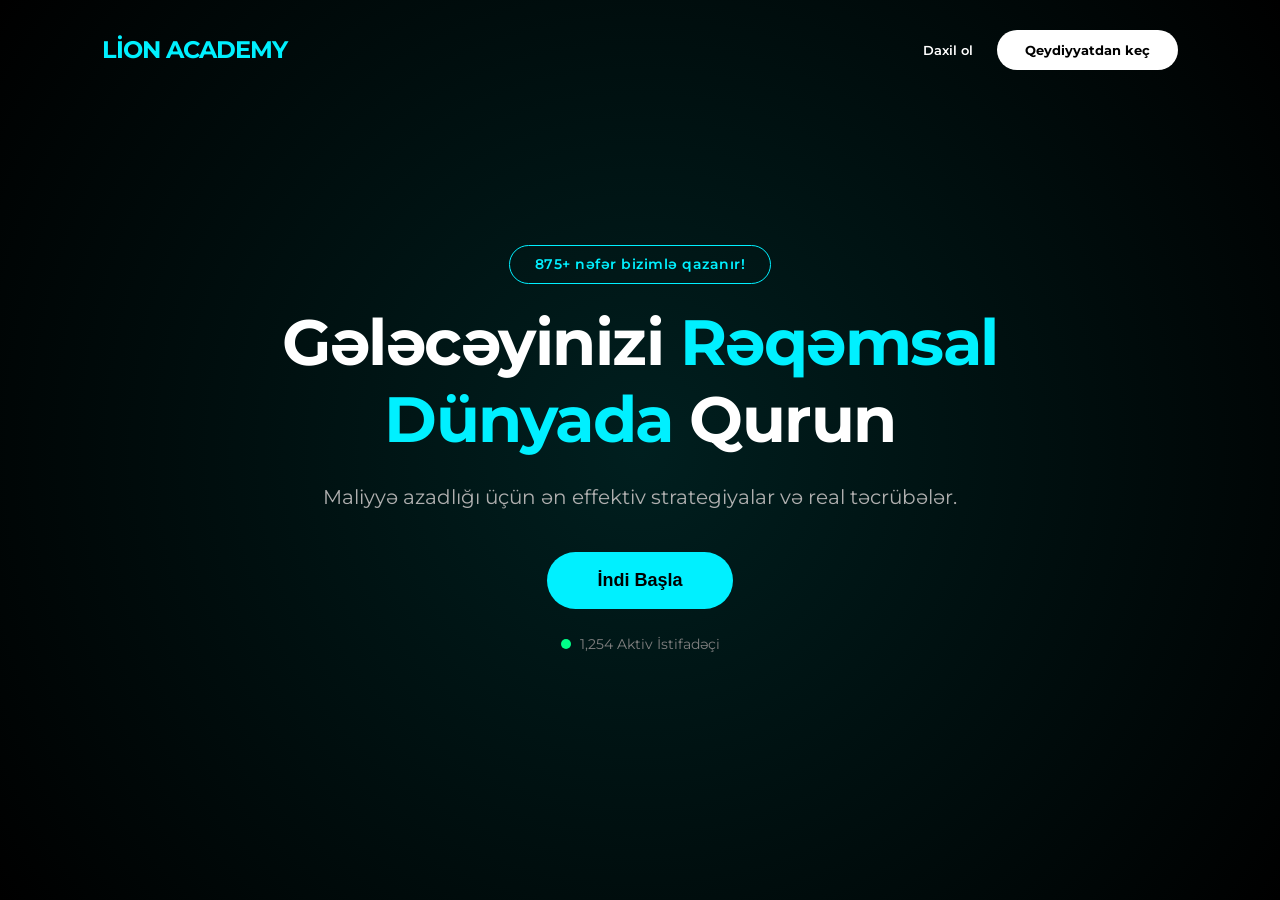
<file: index.html>
<!DOCTYPE html>
<html lang="az">
<head>
    <meta charset="UTF-8">
    <meta name="viewport" content="width=device-width, initial-scale=1.0">
    <title>Lion Academy | Montserrat Edition</title>
    <link href="https://fonts.googleapis.com/css2?family=Montserrat:wght@400;600;700&display=swap" rel="stylesheet">
    <link rel="stylesheet" href="https://cdnjs.cloudflare.com/ajax/libs/font-awesome/6.4.0/css/all.min.css">
    <link rel="stylesheet" href="landing.css">
</head>
<body>

    <nav class="navbar">
        <div class="logo">LİON ACADEMY</div>
        <div class="nav-auth">
            <button class="login-link" onclick="openAuthModal('login')">Daxil ol</button>
            <button class="register-btn" onclick="openAuthModal('register')">Qeydiyyatdan keç</button>
        </div>
    </nav>

    <main class="hero">
        <div class="hero-content">
            <div class="stat-badge">
                875+ nəfər bizimlə qazanır!
            </div>
            
            <h1>
                Gələcəyinizi <span class="accent-text">Rəqəmsal Dünyada</span> Qurun
            </h1>
            
            <p>Maliyyə azadlığı üçün ən effektiv strategiyalar və real təcrübələr.</p>
            
            <div class="cta-group">
                <button class="main-cta-btn" onclick="openAuthModal('register')">İndi Başla</button>
                <div class="active-status">
                    <span class="active-dot"></span> 1,254 Aktiv İstifadəçi
                </div>
            </div>
        </div>
    </main>

    <div id="authModal" class="modal-overlay">
        <div class="modal-box">
            <span class="close-btn" onclick="closeAuthModal()">&times;</span>
            <h2 id="modalTitle">Qeydiyyat</h2>
            <form id="authForm" onsubmit="handleAuthentication(event)">
                <div id="nameInputGroup">
                    <input type="text" id="authName" placeholder="Ad və Soyad">
                </div>
                <input type="email" id="authEmail" placeholder="E-poçt ünvanı" required>
                <input type="password" id="authPass" placeholder="Şifrə" required>
                <button type="submit" class="submit-auth-btn">Təsdiqlə</button>
            </form>
            <p class="modal-toggle-p">
                <span id="toggleMessage">Hesabınız var?</span> 
                <button onclick="toggleAuthMode()" id="toggleBtn">Daxil ol</button>
            </p>
        </div>
    </div>

    <script src="landing.js"></script>
</body>
</html>
</file>
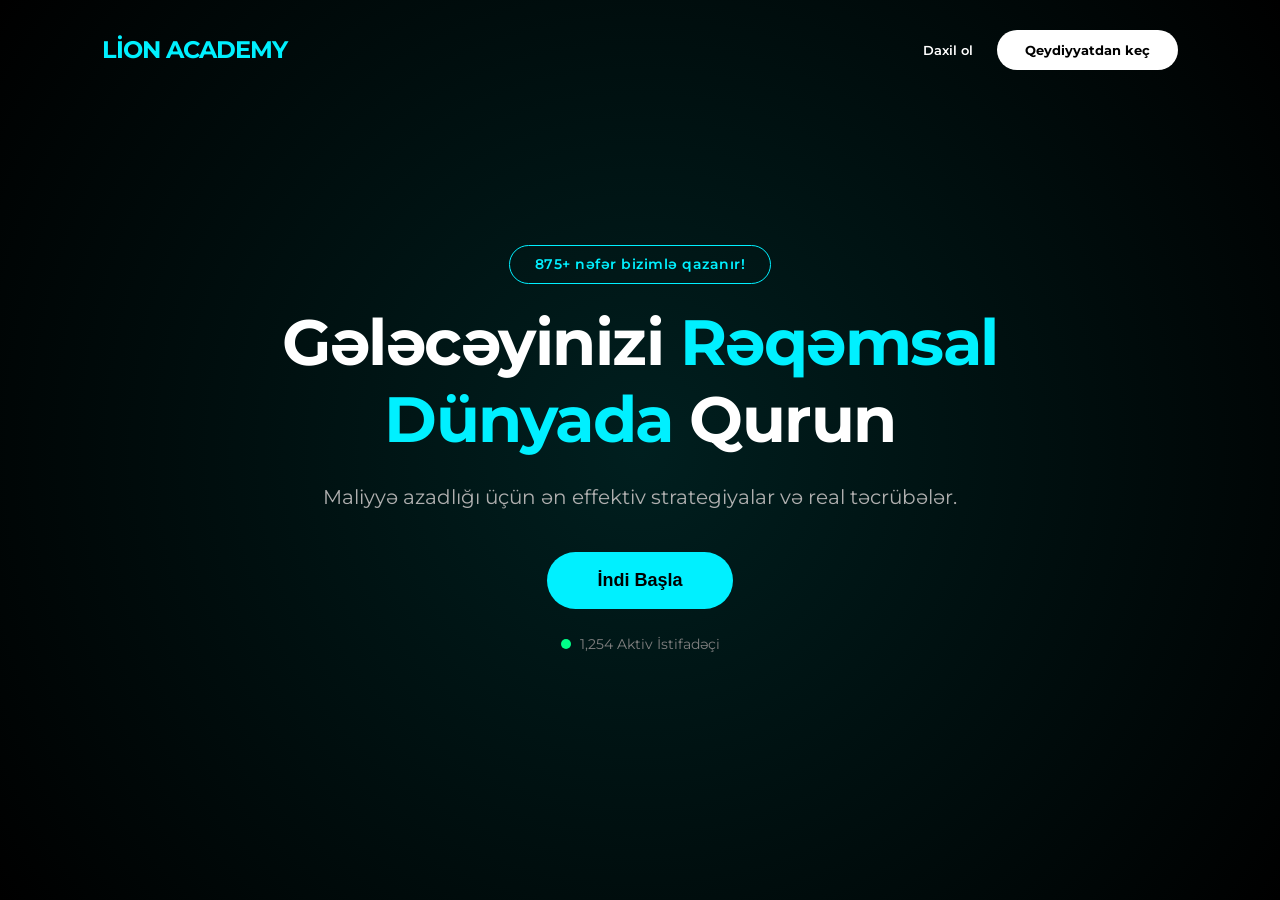
<file: landingpage.html>
<!DOCTYPE html>
<html lang="az">
<head>
    <meta charset="UTF-8">
    <meta name="viewport" content="width=device-width, initial-scale=1.0">
    <title>Lion Academy | Montserrat Edition</title>
    <link href="https://fonts.googleapis.com/css2?family=Montserrat:wght@400;600;700&display=swap" rel="stylesheet">
    <link rel="stylesheet" href="https://cdnjs.cloudflare.com/ajax/libs/font-awesome/6.4.0/css/all.min.css">
    <link rel="stylesheet" href="landing.css">
</head>
<body>

    <nav class="navbar">
        <div class="logo">LİON ACADEMY</div>
        <div class="nav-auth">
            <button class="login-link" onclick="openAuthModal('login')">Daxil ol</button>
            <button class="register-btn" onclick="openAuthModal('register')">Qeydiyyatdan keç</button>
        </div>
    </nav>

    <main class="hero">
        <div class="hero-content">
            <div class="stat-badge">
                875+ nəfər bizimlə qazanır!
            </div>
            
            <h1>
                Gələcəyinizi <span class="accent-text">Rəqəmsal Dünyada</span> Qurun
            </h1>
            
            <p>Maliyyə azadlığı üçün ən effektiv strategiyalar və real təcrübələr.</p>
            
            <div class="cta-group">
                <button class="main-cta-btn" onclick="openAuthModal('register')">İndi Başla</button>
                <div class="active-status">
                    <span class="active-dot"></span> 1,254 Aktiv İstifadəçi
                </div>
            </div>
        </div>
    </main>

    <div id="authModal" class="modal-overlay">
        <div class="modal-box">
            <span class="close-btn" onclick="closeAuthModal()">&times;</span>
            <h2 id="modalTitle">Qeydiyyat</h2>
            <form id="authForm" onsubmit="handleAuthentication(event)">
                <div id="nameInputGroup">
                    <input type="text" id="authName" placeholder="Ad və Soyad">
                </div>
                <input type="email" id="authEmail" placeholder="E-poçt ünvanı" required>
                <input type="password" id="authPass" placeholder="Şifrə" required>
                <button type="submit" class="submit-auth-btn">Təsdiqlə</button>
            </form>
            <p class="modal-toggle-p">
                <span id="toggleMessage">Hesabınız var?</span> 
                <button onclick="toggleAuthMode()" id="toggleBtn">Daxil ol</button>
            </p>
        </div>
    </div>

    <script src="landing.js"></script>
</body>
</html>
</file>
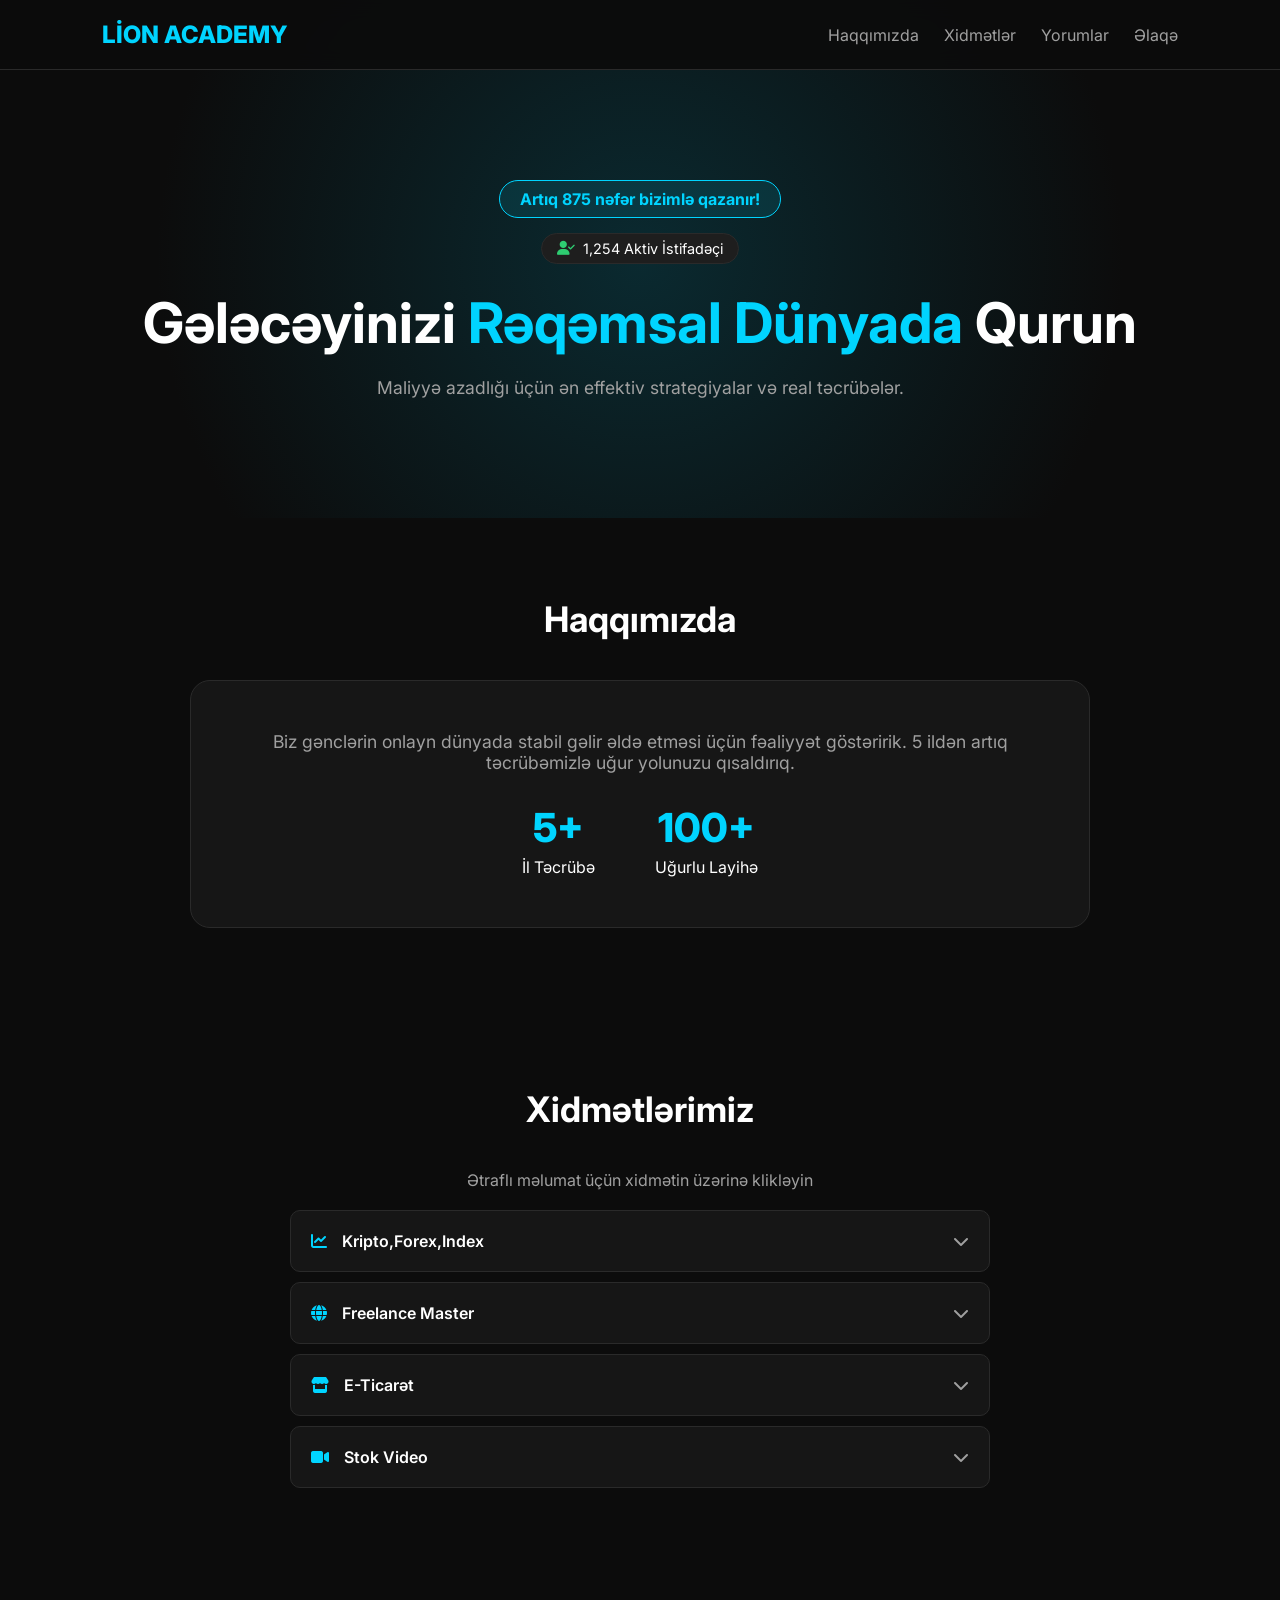
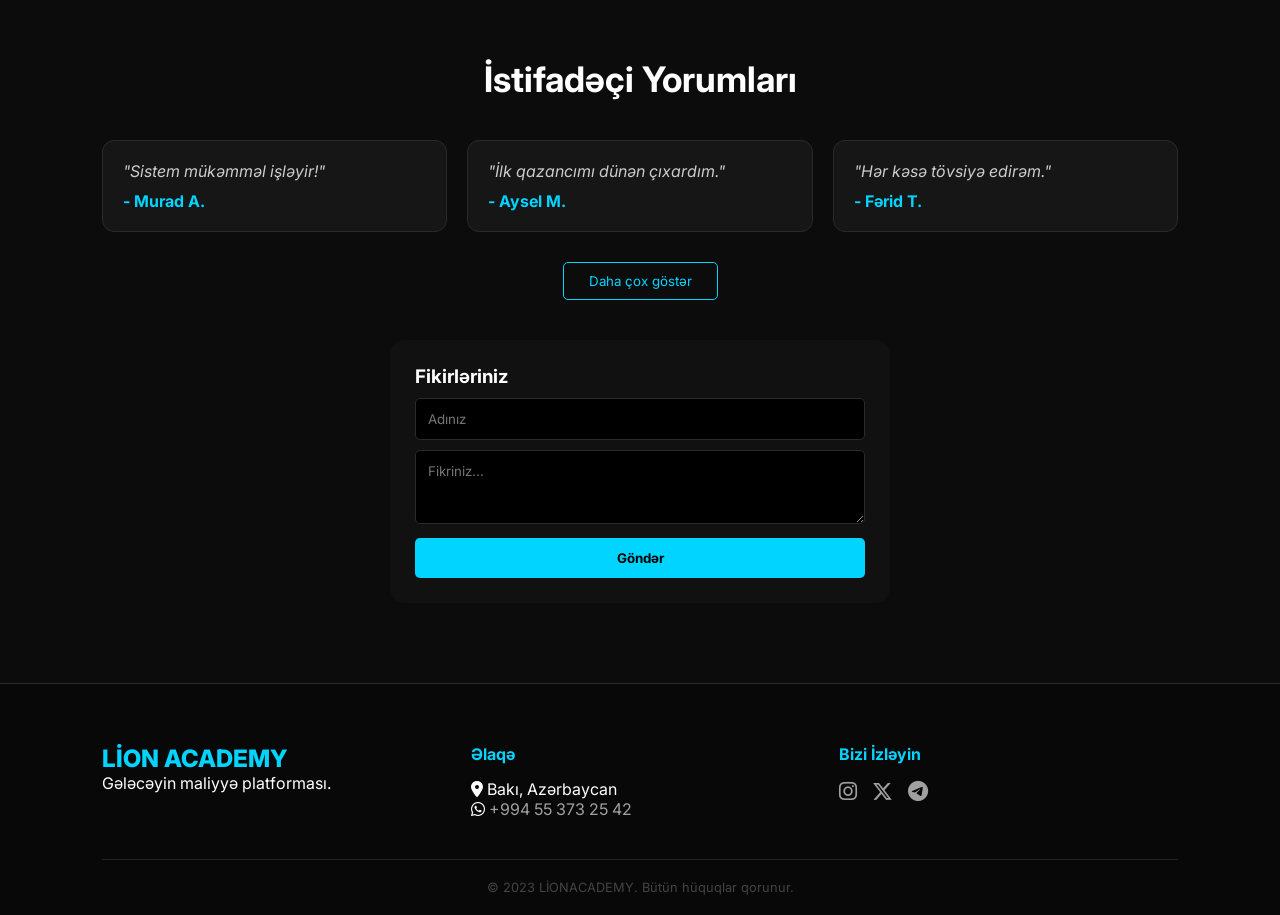
<file: main.html>
<!doctype html>
<html lang="az">
  <head>
    <meta charset="UTF-8" />
    <meta name="viewport" content="width=device-width, initial-scale=1.0" />
    <title>LİONACADEMY.COM</title>
    <link
      href="https://fonts.googleapis.com/css2?family=Inter:wght@400;600;700;800&display=swap"
      rel="stylesheet"
    />
    <link
      rel="stylesheet"
      href="https://cdnjs.cloudflare.com/ajax/libs/font-awesome/6.4.0/css/all.min.css"
    />
    <link rel="stylesheet" href="style.css" />
     <meta
      name="description"
      content="Lion Academy ilə gələcəyinizi rəqəmsal dünyada qurun. Kripto, Forex, Freelance və E-ticarət sahələrində peşəkar təlimlər və real qazanc strategiyaları."
    />
    <meta
      name="keywords"
      content="#Lion Academy, #onlayn #qazanc, #kripto təlimi, #forex #dərsləri, #freelance master, #e-ticarət kursu, #dropshipping azərbaycan, #maliyyə azadlığı, #bitcoin öyrən, #upwork kursu, #fiverr azərbaycan,# rəqəmsal marketinq"
    />
  </head>
  <body>
    <nav class="navbar">
    <div class="logo">LİON ACADEMY</div>
    <div class="menu-toggle" id="mobile-menu">
        <i class="fas fa-bars"></i>
    </div>
    <ul class="nav-links">
        <li><a href="#about">Haqqımızda</a></li>
        <li><a href="#services">Xidmətlər</a></li>
        <li><a href="#testimonials">Yorumlar</a></li>
        <li><a href="#contact">Əlaqə</a></li>
    </ul>
</nav>

    <header class="hero">
      <div class="user-badge-main">
        Artıq <span id="counter">875</span> nəfər bizimlə qazanır!
      </div>
      <div class="active-users-pill">
        <i class="fas fa-user-check"></i>
        <span>1,254 Aktiv İstifadəçi</span>
      </div>
      <h1>Gələcəyinizi <span>Rəqəmsal Dünyada</span> Qurun</h1>
      <p>Maliyyə azadlığı üçün ən effektiv strategiyalar və real təcrübələr.</p>
    </header>

    <section id="about" class="section">
      <h2 class="section-title">Haqqımızda</h2>
      <div class="about-box">
        <p>
          Biz gənclərin onlayn dünyada stabil gəlir əldə etməsi üçün fəaliyyət
          göstəririk. 5 ildən artıq təcrübəmizlə uğur yolunuzu qısaldırıq.
        </p>
        <div class="about-stats">
          <div class="stat">
            <h3>5+</h3>
            <p>İl Təcrübə</p>
          </div>
          <div class="stat">
            <h3>100+</h3>
            <p>Uğurlu Layihə</p>
          </div>
        </div>
      </div>
    </section>

    <section id="services" class="section">
      <h2 class="section-title">Xidmətlərimiz</h2>
      <p
        class="hint"
        style="text-align: center; color: var(--dim); margin-bottom: 20px"
      >
        Ətraflı məlumat üçün xidmətin üzərinə klikləyin
      </p>
      <div class="accordion-container">
        <div class="acc-item">
          <div class="acc-header">
            <i class="fas fa-chart-line"></i>
            <span>Kripto,Forex,Index</span>
            <i class="fas fa-chevron-down arrow"></i>
          </div>
          <div class="acc-content">
            <p>
              "Qlobal maliyyə bazarlarında uğur qazanmaq təsadüf deyil, düzgün
              analizin nəticəsidir. Biz sizə Kriptovalyuta (Bitcoin və
              Altcoinlər), Forex (Valyuta cütlükləri) və Fond İndekslərində (S&P
              500, Nasdaq) ticarət etməyin fundamentallarını öyrədirik.
              Dərslərimizə texniki analiz, trendlərin izlənilməsi,
              indikatorlarla iş və ən əsası - Psixoloji İdarəetmə daxildir.
              Riskli zonalardan qaçaraq, stabil qazanc hədəfləyən strategiyaları
              bizimlə kəşf edin."
            </p>
          </div>
        </div>
        <div class="acc-item">
          <div class="acc-header">
            <i class="fas fa-globe"></i>
            <span>Freelance Master</span>
            <i class="fas fa-chevron-down arrow"></i>
          </div>
          <div class="acc-content">
            <p>
              "Məkan və vaxt məhdudiyyəti olmadan çalışmaq istəyənlər üçün
              nəzərdə tutulub. Upwork, Fiverr və Freelancer kimi dünyanın ən
              böyük platformalarında rəqabətədavamlı profilin qurulması, xarici
              müştərilərlə peşəkar kommunikasiya və işin düzgün
              qiymətləndirilməsi yollarını öyrədirik. Dizayn, proqramlaşdırma,
              data-entry və ya yazı bacarıqlarınızı qlobal bazarda yüksək
              qiymətə satmağınız üçün sizə mentorluq edirik."
            </p>
          </div>
        </div>
        <div class="acc-item">
          <div class="acc-header">
            <i class="fas fa-store"></i>
            <span>E-Ticarət</span>
            <i class="fas fa-chevron-down arrow"></i>
          </div>
          <div class="acc-content">
            <p>
              "Onlayn satış dünyasına peşəkar giriş edin. Dropshipping
              modellərindən tutmuş, şəxsi brendin yaradılmasına (Private Label)
              qədər bütün mərhələləri əhatə edirik. Shopify mağazasının
              qurulması, qalib məhsulların (winning products) tapılması,
              Facebook və Instagram reklamları ilə hədəf kütləyə çatış və
              logistikanın idarə olunması üzrə tam bələdçi təqdim edirik.
              Sərhədləri aşaraq bütün dünyaya satış etməyə başlayın."
            </p>
          </div>
        </div>

         <div class="acc-item">
          <div class="acc-header">
          <i class="fa-solid fa-video"></i>
            <span>Stok Video</span>
            <i class="fas fa-chevron-down arrow"></i>
          </div>
          <div class="acc-content">
            <p>
             "Professional layihələr üçün eksklüziv stok videolar. Zamanınıza
              qənaət edin və kontentinizi vizual olaraq zənginləşdirin."
            </p>
          </div>
        </div>
      </div>
      
      </div>
    </section>

    <section id="testimonials" class="section dark-bg">
      <h2 class="section-title">İstifadəçi Yorumları</h2>
      <div class="grid" id="testimonialGrid"></div>
      <div class="center">
        <button id="nextBtn" class="secondary-btn">Daha çox göstər</button>
      </div>
      <div class="comment-form-container">
        <h3>Fikirləriniz</h3>
        <form id="commentForm">
          <input type="text" id="userName" placeholder="Adınız" required />
          <textarea
            id="userComment"
            rows="3"
            placeholder="Fikriniz..."
            required
          ></textarea>
          <button type="submit" class="submit-btn">Göndər</button>
        </form>
      </div>
    </section>

    <footer class="footer" id="contact">
      <div class="footer-grid">
        <div class="footer-col">
          <h3 class="logo">LİON ACADEMY</h3>
          <p>Gələcəyin maliyyə platforması.</p>
        </div>
        <div class="footer-col">
          <h4>Əlaqə</h4>
          <p><i class="fas fa-map-marker-alt"></i> Bakı, Azərbaycan</p>
          <p>
            <i class="fab fa-whatsapp"></i>
            <a
              href="https://wa.me/994553732542"
              style="color: var(--dim); text-decoration: none"
              >+994 55 373 25 42</a
            >
          </p>
        </div>
        <div class="footer-col">
          <h4>Bizi İzləyin</h4>
          <div class="socials">
            <a href="https://www.instagram.com/thetradexpertt?igsh=M3ppcTM3NmcyYTl1"><i class="fab fa-instagram"></i></a>
            <a href="#"><i class="fab fa-x-twitter"></i></a>
            <a href="#"><i class="fab fa-telegram"></i></a>
          </div>
        </div>
      </div>
      <div class="footer-bottom">
        © 2023 LİONACADEMY. Bütün hüquqlar qorunur.
      </div>
    </footer>

    <script src="script.js"></script>
  </body>
</html>
</file>
<file: landing.css>
:root {
    --bg-dark: #000000;
    --primary: #00f0ff; /* Sənin şəkildəki neon mavi rəng */
    --text-white: #ffffff;
    --text-dim: #b0b0b0;
    --main-font: 'Montserrat', sans-serif;
}

* {
    margin: 0;
    padding: 0;
    box-sizing: border-box;
}

body {
    background-color: var(--bg-dark);
    color: var(--text-white);
    font-family: var(--main-font);
    overflow-x: hidden;
    line-height: 1.5;
}

/* Navbar */
.navbar {
    display: flex;
    justify-content: space-between;
    align-items: center;
    padding: 30px 8%;
    position: absolute;
    width: 100%;
    z-index: 10;
}

.logo {
    color: var(--primary);
    font-weight: 700;
    font-size: 24px;
    letter-spacing: -1px;
}

.login-link {
    background: none;
    border: none;
    color: white;
    font-weight: 600;
    margin-right: 20px;
    cursor: pointer;
    font-family: var(--main-font);
}

.register-btn {
    background: #ffffff;
    color: black;
    border: none;
    padding: 12px 28px;
    border-radius: 50px;
    font-weight: 700;
    font-family: var(--main-font);
    cursor: pointer;
    transition: 0.3s ease;
}

.register-btn:hover {
    background: var(--primary);
    box-shadow: 0 0 15px rgba(0, 240, 255, 0.4);
}

/* Hero Section */
.hero {
    height: 100vh;
    display: flex;
    align-items: center;
    justify-content: center;
    text-align: center;
    background: radial-gradient(circle at center, #001f1f 0%, #000000 100%);
}

.hero-content {
    max-width: 900px;
    padding: 0 20px;
}

.stat-badge {
    border: 1px solid var(--primary);
    color: var(--primary);
    padding: 8px 25px;
    border-radius: 50px;
    font-size: 14px;
    font-weight: 600;
    display: inline-block;
    margin-bottom: 20px;
    letter-spacing: 0.5px;
}

h1 {
    font-size: clamp(2.2rem, 5vw, 4.2rem);
    font-weight: 700; /* Şəkildəki Montserrat Bold */
    line-height: 1.2;
    margin-bottom: 25px;
    letter-spacing: -1.5px;
}

.accent-text {
    color: var(--primary);
}

p {
    color: var(--text-dim);
    font-size: clamp(16px, 3vw, 20px);
    max-width: 650px;
    margin: 0 auto 40px;
    font-weight: 400;
}

.main-cta-btn {
    background: var(--primary);
    color: black;
    border: none;
    padding: 18px 50px;
    border-radius: 50px;
    font-size: 18px;
    font-weight: 700;
    cursor: pointer;
    transition: all 0.4s ease;
}

.main-cta-btn:hover {
    transform: translateY(-5px) scale(1.05);
    box-shadow: 0 0 30px var(--primary);
}

.active-status {
    margin-top: 25px;
    font-size: 14px;
    color: #808080;
}

.active-dot {
    height: 10px;
    width: 10px;
    background-color: #00ff88;
    border-radius: 50%;
    display: inline-block;
    margin-right: 5px;
    animation: blink 1.5s infinite;
}

@keyframes blink {
    0% { opacity: 1; }
    50% { opacity: 0.2; }
    100% { opacity: 1; }
}

/* Modal Styless */
.modal-overlay {
    display: none;
    position: fixed;
    inset: 0;
    background: rgba(0,0,0,0.9);
    z-index: 100;
    align-items: center;
    justify-content: center;
    backdrop-filter: blur(8px);
}

.modal-box {
    background: #080808;
    padding: 50px;
    border-radius: 20px;
    width: 100%;
    max-width: 420px;
    border: 1px solid var(--primary);
    position: relative;
    text-align: center;
}

.modal-box h2 {
    font-weight: 700;
    font-size: 24px;
    margin-bottom: 30px;
    color: white;
}

input {
    width: 100%;
    padding: 15px;
    margin-bottom: 15px;
    background: #111;
    border: 1px solid #222;
    border-radius: 8px;
    color: white;
    font-family: var(--main-font);
    font-size: 16px;
}

input:focus {
    border-color: var(--primary);
    outline: none;
}

.submit-auth-btn {
    width: 100%;
    padding: 15px;
    background: var(--primary);
    color: black;
    border: none;
    border-radius: 8px;
    font-weight: 700;
    font-size: 16px;
    cursor: pointer;
    margin-top: 10px;
}

.modal-toggle-p {
    margin-top: 20px;
    font-size: 14px;
    color: #777;
}

.modal-toggle-p button {
    background: none;
    border: none;
    color: var(--primary);
    cursor: pointer;
    font-weight: bold;
    font-family: var(--main-font);
}

.close-btn {
    position: absolute;
    top: 15px;
    right: 20px;
    color: #888;
    cursor: pointer;
    font-size: 28px;
}
</file>
<file: style.css>
:root {
  --bg: #0c0c0c;
  --card: #161616;
  --blue: #00d4ff;
  --text: #ffffff;
  --dim: #a0a0a0;
  --border: #2a2a2a;
}

* {
  margin: 0;
  padding: 0;
  box-sizing: border-box;
  font-family: "Inter", sans-serif;
}
body {
  background: var(--bg);
  color: var(--text);
  scroll-behavior: smooth;
}

/* Navbar */
.navbar {
  display: flex;
  justify-content: space-between;
  align-items: center;
  padding: 20px 8%;
  background: rgba(12, 12, 12, 0.95);
  position: fixed;
  width: 100%;
  top: 0;
  z-index: 1000;
  border-bottom: 1px solid var(--border);
  backdrop-filter: blur(10px);
}
.logo {
  font-weight: 800;
  color: var(--blue);
  font-size: 1.5rem;
}
.nav-links {
  display: flex;
  list-style: none;
}
.nav-links li {
  margin-left: 25px;
}
.nav-links a {
  text-decoration: none;
  color: var(--dim);
  transition: 0.3s;
}
.nav-links a:hover {
  color: var(--blue);
}

/* HERO - İstədiyin Radial Gradiant Fon Bura Əlavə Edildi */
.hero {
  padding: 180px 8% 120px;
  text-align: center;
  background-image: radial-gradient(
    circle at center,
    rgba(0, 212, 255, 0.15) 0%,
    rgba(12, 12, 12, 1) 70%
  );
}

.user-badge-main {
  background: rgba(0, 212, 255, 0.1);
  color: var(--blue);
  padding: 8px 20px;
  border-radius: 50px;
  border: 1px solid var(--blue);
  display: inline-block;
  margin-bottom: 15px;
  font-weight: bold;
}
.active-users-pill {
  display: flex;
  align-items: center;
  justify-content: center;
  gap: 8px;
  background: #1e1e1e;
  padding: 6px 15px;
  border-radius: 50px;
  width: fit-content;
  margin: 0 auto 25px;
  border: 1px solid var(--border);
  font-size: 0.9rem;
}
.active-users-pill i {
  color: #2ecc71;
}
h1 {
  font-size: 3.5rem;
  margin-bottom: 20px;
}
h1 span {
  color: var(--blue);
}
.hero p {
  color: var(--dim);
  max-width: 600px;
  margin: 0 auto;
  font-size: 1.1rem;
}

/* Accordion */
.accordion-container {
  max-width: 700px;
  margin: 0 auto;
}
.acc-item {
  background: var(--card);
  border: 1px solid var(--border);
  border-radius: 10px;
  margin-bottom: 10px;
  overflow: hidden;
}
.acc-header {
  padding: 20px;
  display: flex;
  align-items: center;
  cursor: pointer;
}
.acc-header i:first-child {
  color: var(--blue);
  margin-right: 15px;
}
.acc-header span {
  flex: 1;
  font-weight: 600;
}
.arrow {
  transition: 0.3s;
  color: var(--dim);
}
.acc-content {
  max-height: 0;
    padding: 0 20px;
    overflow: hidden;
    transition: 0.4s ease-out; /* Açılış daha rəvan olsun */
    color: var(--dim);
    font-size: 0.95rem;
    line-height: 1.6; /* Mətnin oxunaqlılığını artırır */
}
.acc-item.active .acc-content {
  max-height: 500px; /* 150px yerinə 500px qoyuruq ki, bütün mətn sığsın */
    padding: 15px 20px 20px 50px;
}
.acc-item.active .arrow {
  transform: rotate(180deg);
  color: var(--blue);
}

/* Testimonials & Grid */
.section {
  padding: 80px 8%;
}
.section-title {
  text-align: center;
  margin-bottom: 40px;
  font-size: 2.2rem;
}
    
.grid {
  display: grid;
  grid-template-columns: repeat(auto-fit, minmax(280px, 1fr));
  gap: 20px;
  margin-bottom: 30px;
}
.card {
  background: var(--card);
  padding: 20px;
  border-radius: 12px;
  border: 1px solid var(--border);
}
.center {
  text-align: center;
  margin-bottom: 40px;
}
.secondary-btn {
  background: transparent;
  color: var(--blue);
  border: 1px solid var(--blue);
  padding: 10px 25px;
  border-radius: 5px;
  cursor: pointer;
}
.comment-form-container h3 {
    margin-bottom: 10px;
}

/* Footer */
.footer {
  background: #080808;
  padding: 60px 8% 20px;
  border-top: 1px solid var(--border);
}
.footer-grid {
  display: grid;
  grid-template-columns: repeat(auto-fit, minmax(200px, 1fr));
  gap: 30px;
}
.footer-col h4 {
  margin-bottom: 15px;
  color: var(--blue);
}
.socials {
  display: flex;
  gap: 15px;
  margin-top: 15px;
  font-size: 1.3rem;
}
.socials a {
  color: var(--dim);
}
.footer-bottom {
  text-align: center;
  margin-top: 40px;
  padding-top: 20px;
  border-top: 1px solid #222;
  font-size: 0.8rem;
  color: #444;
}

/* Form */
.comment-form-container {
  max-width: 500px;
  margin: 0 auto;
  background: #111;
  padding: 25px;
  border-radius: 15px;
}
input,
textarea {
  width: 100%;
  padding: 12px;
  margin-bottom: 10px;
  background: #000;
  border: 1px solid var(--border);
  color: #fff;
  border-radius: 5px;
}
.submit-btn {
  width: 100%;
  padding: 12px;
  background: var(--blue);
  border: none;
  font-weight: bold;
  cursor: pointer;
  border-radius: 5px;
}

/* Haqqımızda bölməsinin ümumi qutusu */
.about-box {
    background: var(--card);
    padding: 50px 40px;
    border-radius: 20px;
    text-align: center; /* Bütün daxili mətnləri ortalayır */
    border: 1px solid var(--border);
    max-width: 900px;
    margin: 0 auto; /* Bölməni səhifənin mərkəzinə gətirir */
}

.about-box p {
    margin-bottom: 30px;
    color: var(--dim);
    font-size: 1.1rem;
}

/* Statistika rəqəmlərini yan-yana gətirən hissə */
.about-stats {
    display: flex;
    justify-content: center; /* Elementləri mərkəzdə cəmləyir */
    align-items: center;
    gap: 60px; /* Rəqəmlər arasındakı məsafə */
    flex-wrap: wrap; /* Mobil versiyada alt-alta düşməsi üçün */
}

/* Hər bir statistika bloku (Məs: 5+ İl Təcrübə) */
.stat {
    display: flex;
    flex-direction: column; /* Rəqəm üstdə, söz altdə olsun */
    align-items: center;
}

.stat h3 {
    color: var(--blue);
    font-size: 2.5rem; /* Rəqəmi böyüdürük */
    font-weight: 800;
    margin-bottom: 5px;
}

.stat p {
    color: var(--text);
    font-size: 1rem;
    margin-bottom: 0; /* Artıq marginləri silirik */
}


/* ============================================================
   RESPONSİVLİK (MOBİL VƏ PLANŞET ÜÇÜN ƏLAVƏLƏR)
   ============================================================ */

@media (max-width: 992px) {
    .navbar {
        padding: 15px 5%;
    }
    h1 {
        font-size: 2.8rem;
    }
}

@media (max-width: 768px) {
    /* Navbar mobil görünüşü */
    .nav-links {
        display: none; /* Mobil menyu düyməsi yoxdursa, linkləri gizlətmək daha səliqəlidir */
    }
    
    /* Hero hissəsi */
    .hero {
        padding: 140px 5% 80px;
    }
    h1 {
        font-size: 2.2rem;
    }
    .hero p {
        font-size: 1rem;
    }

    /* Haqqımızda */
    .about-box {
        padding: 30px 20px;
    }
    .about-stats {
        gap: 30px;
    }
    .stat h3 {
        font-size: 2rem;
    }

    /* Xidmətlər (Accordion) */
    .acc-item.active .acc-content {
        padding: 15px 20px 20px 25px; /* Mobildə daxili boşluğu azaltdıq */
    }
    .acc-header span {
        font-size: 0.95rem;
    }

    /* Testimonials Grid */
    .grid {
        grid-template-columns: 1fr; /* Mobildə rəylər bir sütun olsun */
        gap: 15px;
    }

    /* Footer */
    .footer {
        padding: 40px 5% 20px;
    }
    .footer-grid {
        grid-template-columns: 1fr;
        text-align: center;
    }
    .socials {
        justify-content: center;
    }
}

@media (max-width: 480px) {
    h1 {
        font-size: 1.8rem;
    }
    .user-badge-main {
        font-size: 0.8rem;
        padding: 6px 15px;
    }
    .active-users-pill {
        font-size: 0.75rem;
    }
    .section-title {
        font-size: 1.6rem;
    }
    .comment-form-container {
        padding: 15px;
    }
}

/* Mobil Menyu Düyməsi Stil */
.menu-toggle {
    display: none;
    color: var(--blue);
    font-size: 1.8rem;
    cursor: pointer;
    z-index: 1001;
}

@media (max-width: 768px) {
    .menu-toggle {
        display: block; /* Sırf mobildə görünsün */
    }

    .nav-links {
        display: flex; /* Display block və ya none deyil, flex qalmalıdır */
        flex-direction: column;
        position: absolute;
        top: -400px; /* Başlanğıcda yuxarıda gizlədilir */
        left: 0;
        width: 100%;
        background: rgba(12, 12, 12, 0.98);
        border-bottom: 1px solid var(--border);
        padding: 20px 0;
        text-align: center;
        transition: 0.4s ease-in-out; /* Açılış effekti */
        z-index: 999;
    }

    /* Menyu aktiv olanda aşağı düşür */
    .nav-links.active {
        top: 70px; /* Navbarın hündürlüyünə uyğun aşağı düşür */
    }

    .nav-links li {
        margin: 15px 0;
        margin-left: 0; /* Kompüter versiyasındakı margin-i sıfırlayırıq */
    }
}



@media (max-width: 768px) {
    .acc-item.active .acc-content {
        max-height: 1000px; /* Mobildə sətirlər artdığı üçün limiti daha da böyüdürük */
        padding: 15px 15px 20px 20px; /* Kənar boşluqları mobildə bir az azaldırıq */
    }
    
    .acc-content p {
        font-size: 0.9rem; /* Mobildə mətnin ölçüsünü bir az kiçildirik */
    }
}
</file>
